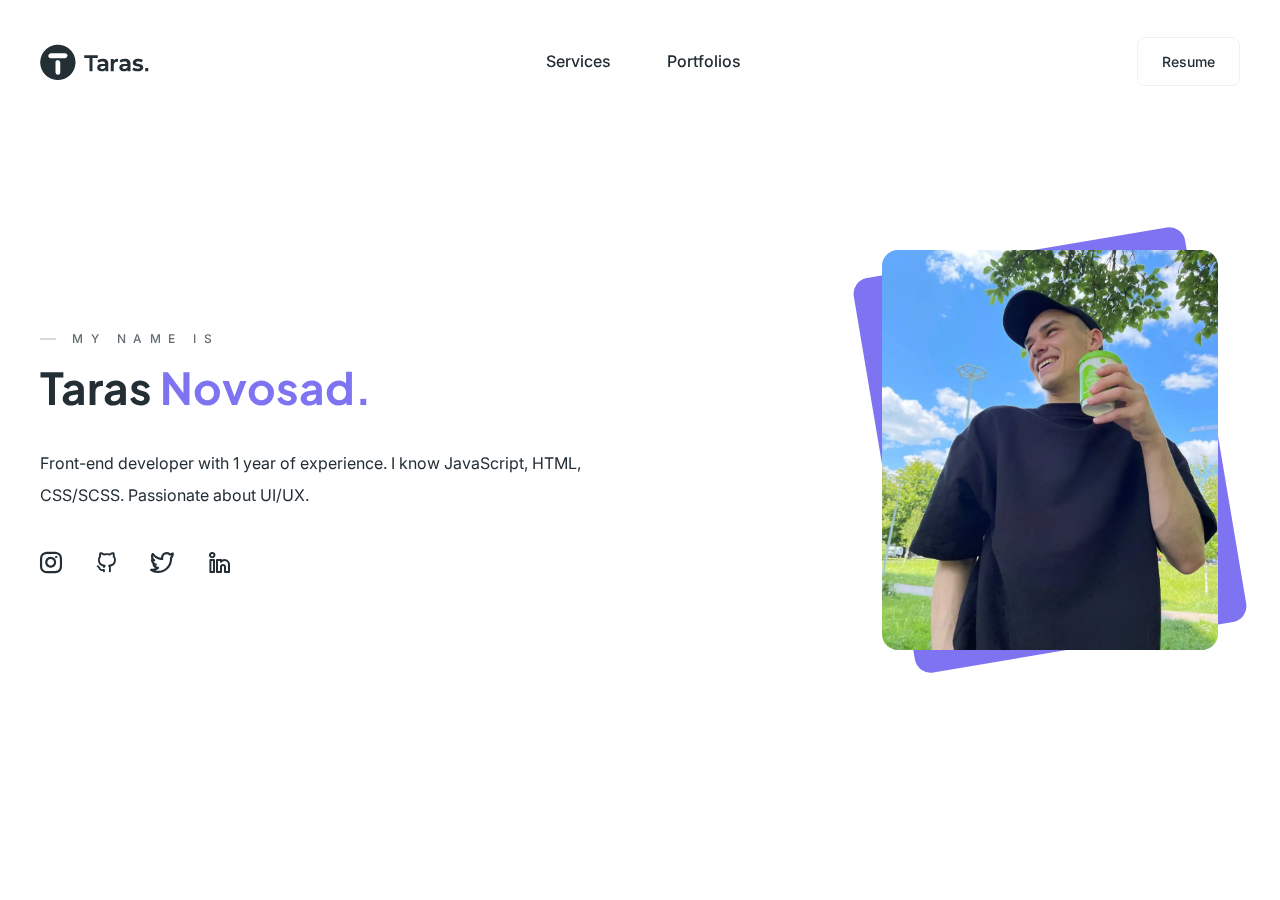
<file: index.html>
<!DOCTYPE html>
<html>

<head>
	<meta charset="UTF-8">
	<meta name="viewport" content="width=device-width, initial-scale=1.0">

	<head>
		<title>Taras.</title>
		<meta charset="UTF-8">
		<meta name="format-detection" content="telephone=no">
		<!-- <style>body{opacity: 0;}</style> -->
		<link rel="stylesheet" href="css/style.min.css?_v=20230319145950">
		<link rel="shortcut icon" href="logo.ico">
		<!-- <meta name="robots" content="noindex, nofollow"> -->
		<meta name="viewport" content="width=device-width, initial-scale=1.0">
	</head>
</head>

<body>
	<div data-fp class="wrapper">
		<header class="header">
			<div class="header__container">
				<a href="" class="header__logo logo"><img src="img/logo t.png" alt="Logo"></a>
				<div class="header__menu menu">
					<nav class="menu__body">
						<ul class="menu__list">
							<li class="menu__item"><a data-goto=".services" href="#" class="menu__link">Services</a></li>
							<li class="menu__item"><a data-goto=".portfolio" href="#" class="menu__link">Portfolios</a></li>
							<!-- <li class="menu__item"><a data-goto=".career" href="#" class="menu__link">Experience</a></li> -->
							<!-- <li class="menu__item"><a data-goto=".blog" href="#" class="menu__link">Blog</a></li> -->
						</ul>
					</nav>
				</div>
				<div class="header__actions">
					<a href="/resume/resume.png" download="" class="header__button">Resume</a>
					<button type="button" class="menu__icon icon-menu"><span></span></button>
				</div>
			</div>
		</header>
		<main class="page">
			<section data-fp-section class="page__main main-section">
				<div class="main-section__container">
					<div class="main-section__content">
						<div class="main-section__title title">
							<div class="title__label">MY NAME IS</div>
							<h1 class="title__value title__value_big">Taras <span>Novosad.</span></h1>
						</div>
						<div class="main-section__text text">
							<p> Front-end developer with 1 year of experience. I know JavaScript, HTML, CSS/SCSS. Passionate about UI/UX.</p>
						</div>
						<ul class="main-section__social social">
							<li class="social__link">
								<a target="_blank" href="https://www.instagram.com/themollin/" class="social__link _icon-s-instagram"></a>
							</li>
							<li class="social__link"><a target="_blank" href="https://github.com/Mollinn" class="social__link _icon-s-github"></a>
							</li>
							<li class="social__link">
								<a target="_blank" href="https://twitter.com/themollin" class="social__link _icon-s-twitter"></a>
							</li>
							<li class="social__link">
								<a target="_blank" href="https://www.linkedin.com/in/taras-novosad-99902524b/" class="social__link _icon-s-linkedin"></a>
							</li>
						</ul>
					</div>
					<div class="main-section__decor decor-main-section">
						<div class="decor-main-section__box">
							<div class="decor-main-section__image">
								<picture><source srcset="img/main/lol.webp" type="image/webp"><img class="decor-main-section__picture" src="img/main/lol.jpeg" alt="Picture"></picture>
							</div>
						</div>
					</div>
				</div>
			</section>
			<section data-fp-section class="page__services services">
				<div class="services__container">
					<div class="services__title title">
						<div class="title__label">SERVICES</div>
						<h2 class="title__value">Specialized in</h2>
					</div>
					<div class="services__items">
						<article class="services__item item-service">
							<div class="item-service__icon">
								<img src="img/services/services-1.svg" alt="Icon">
							</div>
							<h4 class="item-service__title">UI/UX Design</h4>
							<div class="item-service__text">Turn your digital product vision into reality. I have a designer in my team who will develop any layout.</div>
						</article>
						<article class="services__item item-service">
							<div class="item-service__icon">
								<img src="img/services/services-3.svg" alt="Icon">
							</div>
							<h4 class="item-service__title">Web Development</h4>
							<div class="item-service__text">I create and maintain my sites.</div>
						</article>
						<article class="services__item item-service">
							<div class="item-service__icon">
								<img src="img/services/services-2.svg" alt="Icon">
							</div>
							<h4 class="item-service__title">Application Development</h4>
							<div class="item-service__text">In the future, I also want to associate myself with application development.</div>
						</article>
					</div>
				</div>
			</section>
			<section data-fp-section class="page__portfolio portfolio">
				<div class="portfolio__container">
					<div class="portfolio__header">
						<div class="portfolio__title title">
							<div class="title__label">MY WORKS</div>
							<h2 class="title__value">Featured Portfolios</h2>
						</div>
						<div class="portfolio__controls">
							<button type="button" class="portfolio__arrow portfolio__arrow_left _icon-slider-arrow"></button>
							<button type="button" class="portfolio__arrow portfolio__arrow_right _icon-slider-arrow"></button>
						</div>
					</div>
					<div class="portfolio__slider swiper">
						<div class="portfolio__wrapper swiper-wrapper">
							<div class="portfolio__slide swiper-slide">
								<article class="item-portfolio">
									<a target="_blank" href="https://mollinn.github.io/FarmVest/" class="item-portfolio__image-ibg">
										<picture><source srcset="img/portfolio/farmVest.webp" type="image/webp"><img src="img/portfolio/farmVest.png" alt="FarmVest"></picture>
									</a>
									<div class="item-portfolio__body">
										<h4 class="item-portfolio__title">
											<a target="_blank" href="https://mollinn.github.io/FarmVest/" class="item-portfolio__link-title">FarmVest
											</a>
										</h4>
										<div class="item-portfolio__footer">
											<a target="_blank" href="https://github.com/Mollinn/FarmVest" class="item-portfolio__category category-link">JavaScript</a>
											<a target="_blank" href="https://github.com/Mollinn/FarmVest" class="item-portfolio__category category-link">HTML</a>
											<a target="_blank" href="https://github.com/Mollinn/FarmVest" class="item-portfolio__category category-link">CSS</a>
											<a target="_blank" href="https://mollinn.github.io/FarmVest/" class="item-portfolio__link _icon-link"></a>
										</div>
									</div>
								</article>
							</div>
							<div class="portfolio__slide swiper-slide">
								<article class="item-portfolio">
									<a target="_blank" href="https://mollinn.github.io/Zlatmax/" class="item-portfolio__image-ibg">
										<picture><source srcset="img/portfolio/zlatmax.webp" type="image/webp"><img src="img/portfolio/zlatmax.png" alt="Zlatmax"></picture>
									</a>
									<div class="item-portfolio__body">
										<h4 class="item-portfolio__title">
											<a target="_blank" href="https://mollinn.github.io/Zlatmax/" class="item-portfolio__link-title">Zlatmax
											</a>
										</h4>
										<div class="item-portfolio__footer">
											<a target="_blank" href="https://github.com/Mollinn/Zlatmax" class="item-portfolio__category category-link">Java Script</a>
											<a target="_blank" href="https://github.com/Mollinn/Zlatmax" class="item-portfolio__category category-link">HTML</a>
											<a target="_blank" href="https://github.com/Mollinn/Zlatmax" class="item-portfolio__category category-link">CSS</a>
											<a target="_blank" href="https://mollinn.github.io/Zlatmax/" class="item-portfolio__link _icon-link"></a>
										</div>
									</div>
								</article>
							</div>
							<div class="portfolio__slide swiper-slide">
								<article class="item-portfolio">
									<a target="_blank" href="https://mollinn.github.io/GoCorona/" class="item-portfolio__image-ibg">
										<picture><source srcset="img/portfolio/goCorona.webp" type="image/webp"><img src="img/portfolio/goCorona.png" alt="GoCorona"></picture>
									</a>
									<div class="item-portfolio__body">
										<h4 class="item-portfolio__title">
											<a target="_blank" href="https://mollinn.github.io/GoCorona/" class="item-portfolio__link-title">GoCorona</a>
										</h4>
										<div class="item-portfolio__footer">
											<a target="_blank" href="https://github.com/Mollinn/GoCorona" class="item-portfolio__category category-link">JavaScript</a>
											<a target="_blank" href="https://github.com/Mollinn/GoCorona" class="item-portfolio__category category-link">HTML</a>
											<a target="_blank" href="https://github.com/Mollinn/GoCorona" class="item-portfolio__category category-link">CSS</a>
											<a target="_blank" href="https://mollinn.github.io/GoCorona/" class="item-portfolio__link _icon-link"></a>
										</div>
									</div>
								</article>
							</div>
							<div class="portfolio__slide swiper-slide">
								<article class="item-portfolio">
									<a target="_blank" href="https://mollinn.github.io/SmartSpace/" class="item-portfolio__image-ibg">
										<picture><source srcset="img/portfolio/smartSpace.webp" type="image/webp"><img src="img/portfolio/smartSpace.png" alt="SmartSpace"></picture>
									</a>
									<div class="item-portfolio__body">
										<h4 class="item-portfolio__title">
											<a target="_blank" href="https://mollinn.github.io/SmartSpace/" class="item-portfolio__link-title">SmartSpace</a>
										</h4>
										<div class="item-portfolio__footer">
											<a target="_blank" href="https://github.com/Mollinn/SmartSpace" class="item-portfolio__category category-link">JavaScript</a>
											<a target="_blank" href="https://github.com/Mollinn/SmartSpace" class="item-portfolio__category category-link">HTML</a>
											<a target="_blank" href="https://github.com/Mollinn/SmartSpace" class="item-portfolio__category category-link">CSS</a>
											<a target="_blank" href="https://mollinn.github.io/SmartSpace/" class="item-portfolio__link _icon-link"></a>
										</div>
									</div>
								</article>
							</div>
							<div class="portfolio__slide swiper-slide">
								<article class="item-portfolio">
									<a target="_blank" href="https://mollinn.github.io/Funiro./" class="item-portfolio__image-ibg">
										<picture><source srcset="img/portfolio/funiro.webp" type="image/webp"><img src="img/portfolio/funiro.png" alt="Funiro."></picture>
									</a>
									<div class="item-portfolio__body">
										<h4 class="item-portfolio__title">
											<a target="_blank" href="https://mollinn.github.io/Funiro./" class="item-portfolio__link-title">Funiro.</a>
										</h4>
										<div class="item-portfolio__footer">
											<a target="_blank" href="https://github.com/Mollinn/Funiro." class="item-portfolio__category category-link">HTML</a>
											<a target="_blank" href="https://github.com/Mollinn/Funiro." class="item-portfolio__category category-link">CSS</a>
											<a target="_blank" href="https://mollinn.github.io/Funiro./" class="item-portfolio__link _icon-link"></a>
										</div>
									</div>
								</article>
							</div>
							<div class="portfolio__slide swiper-slide">
								<article class="item-portfolio">
									<a target="_blank" href="https://mollinn.github.io/Blog-John/" class="item-portfolio__image-ibg">
										<picture><source srcset="img/portfolio/blogJohn.webp" type="image/webp"><img src="img/portfolio/blogJohn.png" alt="Blog John"></picture>
									</a>
									<div class="item-portfolio__body">
										<h4 class="item-portfolio__title">
											<a target="_blank" href="https://mollinn.github.io/Blog-John/" class="item-portfolio__link-title">Blog John</a>
										</h4>
										<div class="item-portfolio__footer">
											<a target="_blank" href="https://github.com/Mollinn/Blog-John" class="item-portfolio__category category-link">HTML</a>
											<a target="_blank" href="https://github.com/Mollinn/Blog-John" class="item-portfolio__category category-link">CSS</a>
											<a target="_blank" href="https://mollinn.github.io/Blog-John/" class="item-portfolio__link _icon-link"></a>
										</div </div>
								</article>
							</div>
							<div class="portfolio__slide swiper-slide">
								<article class="item-portfolio">
									<a target="_blank" href="https://mollinn.github.io/Rhythm/" class="item-portfolio__image-ibg">
										<picture><source srcset="img/portfolio/rhythm.webp" type="image/webp"><img src="img/portfolio/rhythm.png" alt="Rhythm"></picture>
									</a>
									<div class="item-portfolio__body">
										<h4 class="item-portfolio__title">
											<a target="_blank" href="https://mollinn.github.io/Rhythm/" class="item-portfolio__link-title">Rhythm</a>
										</h4>
										<div class="item-portfolio__footer">
											<a target="_blank" href="https://github.com/Mollinn/Rhythm" class="item-portfolio__category category-link">JavaScript</a>
											<a target="_blank" href="https://github.com/Mollinn/Rhythm" class="item-portfolio__category category-link">HTML</a>
											<a target="_blank" href="https://github.com/Mollinn/Rhythm" class="item-portfolio__category category-link">CSS</a>
											<a target="_blank" href="https://mollinn.github.io/Rhythm/" class="item-portfolio__link _icon-link"></a>
										</div </div>
								</article>
							</div>
							<div class="portfolio__slide swiper-slide">
								<article class="item-portfolio">
									<a target="_blank" href="https://mollinn.github.io/Relvise/" class="item-portfolio__image-ibg">
										<picture><source srcset="img/portfolio/relvise.webp" type="image/webp"><img src="img/portfolio/relvise.png" alt="Relvise"></picture>
									</a>
									<div class="item-portfolio__body">
										<h4 class="item-portfolio__title">
											<a target="_blank" href="https://mollinn.github.io/Relvise/" class="item-portfolio__link-title">Relvise</a>
										</h4>
										<div class="item-portfolio__footer">
											<a target="_blank" href="https://github.com/Mollinn/Relvise" class="item-portfolio__category category-link">HTML</a>
											<a target="_blank" href="https://github.com/Mollinn/Relvise" class="item-portfolio__category category-link">CSS</a>
											<a target="_blank" href="https://mollinn.github.io/Relvise/" class="item-portfolio__link _icon-link"></a>
										</div </div>
								</article>
							</div>
						</div>
					</div>
				</div>
			</section>
			<!-- <section data-fp-section class="page__career career">
                    <div data-tabs="768" class="career__container">
                            <div class="career__body">
                                    <div class="title">
                                        <div class="title__label">career path</div>
                                        <h2 class="title__value">Work Experices</h2>
                                    </div>
                                    <nav data-tabs-titles class="career__navigation navigation-career">
                                        <button type="button" class="navigation-career__title _tab-active">Apple</button>
                                        <button type="button" class="navigation-career__title">Microsoft</button>
                                        <button type="button" class="navigation-career__title">Facebook</button>
                                        <button type="button" class="navigation-career__title">Slack</button>
                                    </nav>
                                    <div data-tabs-body class="career__content content-career">
                                        <div class="content-career__body">
                                            <div class="content-career__header">
                                                <div class="content-career__title">Front-end Developer 
                                                    <a href="" class="content-career__link-title">Apple .Inc</a >
                                                    </div>
                                                <div class="content-career__location">California, United States</div>
                                                <div class="content-career__time">Nov 2020 - Present · Full-time</div>
                                                <div class="content-career__categories">
                                                    <a href="" class="category-link">
                                                        Swift
                                                    </a>
                                                    <a href="" class="category-link">
                                                        Go
                                                    </a>
                                                </div>
                                            </div>
                                            <div class="content-career__main">
                                                <ul class="content-career__list list-content-career">
                                                    <li class="list-content-career__item">Improving overall website performance for mobile users.</li>
                                                    <li class="list-content-career__item">Collaborate with back-end developers and web designers to improve usability</li>
                                                    <li class="list-content-career__item">Add voice search feature for mobile app.</li>
                                                    <li class="list-content-career__item">Developing an admin panel to manage contents, users, products and ...</li>
                                                </ul>
                                            </div>
                                        </div>
                                        <div class="content-career__body">
                                            <div class="content-career__header">
                                                <div class="content-career__title">Front-end Developer 
                                                    <a href="" class="content-career__link-title">Microsoft</a >
                                                    </div>
                                                <div class="content-career__location">California, United States</div>
                                                <div class="content-career__time">Nov 2020 - Present · Full-time</div>
                                                <div class="content-career__categories">
                                                    <a href="" class="category-link">
                                                        Swift
                                                    </a>
                                                    <a href="" class="category-link">
                                                        Go
                                                    </a>
                                                </div>
                                            </div>
                                            <div class="content-career__main">
                                                <ul class="content-career__list list-content-career">
                                                    <li class="list-content-career__item">Improving overall website performance for mobile users.</li>
                                                    <li class="list-content-career__item">Collaborate with back-end developers and web designers to improve usability</li>
                                                    <li class="list-content-career__item">Add voice search feature for mobile app.</li>
                                                    <li class="list-content-career__item">Developing an admin panel to manage contents, users, products and ...</li>
                                                </ul>
                                            </div>
                                        </div>
                                        <div class="content-career__body">
                                            <div class="content-career__header">
                                                <div class="content-career__title">Front-end Developer 
                                                    <a href="" class="content-career__link-title">Facebook</a >
                                                    </div>
                                                <div class="content-career__location">California, United States</div>
                                                <div class="content-career__time">Nov 2020 - Present · Full-time</div>
                                                <div class="content-career__categories">
                                                    <a href="" class="category-link">
                                                        Swift
                                                    </a>
                                                    <a href="" class="category-link">
                                                        Go
                                                    </a>
                                                </div>
                                            </div>
                                            <div class="content-career__main">
                                                <ul class="content-career__list list-content-career">
                                                    <li class="list-content-career__item">Improving overall website performance for mobile users.</li>
                                                    <li class="list-content-career__item">Collaborate with back-end developers and web designers to improve usability</li>
                                                    <li class="list-content-career__item">Add voice search feature for mobile app.</li>
                                                    <li class="list-content-career__item">Developing an admin panel to manage contents, users, products and ...</li>
                                                </ul>
                                            </div>
                                        </div>
                                        <div class="content-career__body">
                                            <div class="content-career__header">
                                                <div class="content-career__title">Front-end Developer 
                                                    <a href="" class="content-career__link-title">Slack</a >
                                                    </div>
                                                <div class="content-career__location">California, United States</div>
                                                <div class="content-career__time">Nov 2020 - Present · Full-time</div>
                                                <div class="content-career__categories">
                                                    <a href="" class="category-link">
                                                        Swift
                                                    </a>
                                                    <a href="" class="category-link">
                                                        Go
                                                    </a>
                                                </div>
                                            </div>
                                            <div class="content-career__main">
                                                <ul class="content-career__list list-content-career">
                                                    <li class="list-content-career__item">Improving overall website performance for mobile users.</li>
                                                    <li class="list-content-career__item">Collaborate with back-end developers and web designers to improve usability</li>
                                                    <li class="list-content-career__item">Add voice search feature for mobile app.</li>
                                                    <li class="list-content-career__item">Developing an admin panel to manage contents, users, products and ...</li>
                                                </ul>
                                            </div>
                                        </div>
                                    </div>
                            </div >
                    </div>
                </section> -->
			<!-- <section data-fp-section class="page__blog blog">
                    <div class="blog__container">
                        <div class="blog__title title">
                            <div class="title__label">MY ARTICLES</div>
                            <h2 class="title__value">Personal Blog</h2>
                        </div>
                        <div class="blog__items">
                            <article class="blog__item item-blog">
                                <a href="" class="item-blog__image-ibg">
                                    <picture><source srcset="img/blog/01.webp" type="image/webp"><img src="img/blog/01.jpeg" alt="How to prototype in figma"></picture>
                                </a>
                                <div class="item-blog__body">
                                    <h4 class="item-blog__title">
                                        <a href="" class="item-blog__link-title">How to prototype in figma</a>
                                    </h4>
                                    <div class="item-blog__date date">
                                        July 15, 2021
                                    </div>
                                    <div class="item-blog__text text">
                                        Lorem ipsum dolor sit amet, consectetur adipiscing elit. Fusce id magna nec ante scelerisque laoreet. Fusce finibus ...
                                    </div>
                                    <a href="" class="item-blog__link">Continue Reading </a>
                                </div>
                            </article>
                            <article class="blog__item item-blog">
                                <a href="" class="item-blog__image-ibg">
                                    <img src="img/blog/02.jpeg" alt="Being more productive with Notion.
                                    ">
                                </a>
                                <div class="item-blog__body">
                                    <h4 class="item-blog__title">
                                        <a href="" class="item-blog__link-title">Being more productive with Notion.
                                        </a>
                                    </h4>
                                    <div class="item-blog__date date">
                                        Aug 8, 2020

                                    </div>
                                    <div class="item-blog__text text">
                                        Lorem ipsum dolor sit amet, consectetur adipiscing elit. Fusce id magna nec ante scelerisque laoreet. Fusce finibus ...
                                    </div>
                                    <a href="" class="item-blog__link">Continue Reading </a>
                                </div>
                            </article>
                            <article class="blog__item item-blog">
                                <a href="" class="item-blog__image-ibg">
                                    <img src="img/blog/03.jpeg" alt="Beginners guide to adobe illustrator
                                    ">
                                </a>
                                <div class="item-blog__body">
                                    <h4 class="item-blog__title">
                                        <a href="" class="item-blog__link-title">Beginners guide to adobe illustrator
                                        </a>
                                    </h4>
                                    <div class="item-blog__date date">
                                        Feb 19, 2021

                                    </div>
                                    <div class="item-blog__text text">
                                        Lorem ipsum dolor sit amet, consectetur adipiscing elit. Fusce id magna nec ante scelerisque laoreet. Fusce finibus ...
                                    </div>
                                    <a href="" class="item-blog__link">Continue Reading </a>
                                </div>
                            </article>
                        </div>
                    </div>
                </section> -->
			<!-- <section data-fp-section class="page__testimonials testimonials">
                    <div class="testimonials__container">
                        <div class="testimonials__title title">
                            <div class="title__label">MY CLIENTS</div>
                            <h2 class="title__value">Testimonials</h2>
                        </div>
                        <div class="testimonials__items">
                                <article class="testimonials__item item-testimonials">
                                    <div class="item-testimonials__avatar-ibg">
                                        <picture><source srcset="img/Testimonials/01.webp" type="image/webp"><img src="img/Testimonials/01.jpeg" alt="Amelia Miller"></picture>
                                    </div>
                                    <div class="item-testimonials__text text">We were very pleased to hear how you resolved our website's user interface issues and challenges.
                                    </div>
                                    <div class="item-testimonials__name">Amelia Miller</div>
                                    <div class="item-testimonials__profession date">Designer</div>
                                </article>
                                <article class="testimonials__item item-testimonials">
                                    <div class="item-testimonials__avatar-ibg">
                                        <picture><source srcset="img/Testimonials/02.webp" type="image/webp"><img src="img/Testimonials/02.jpeg" alt="James Delaney"></picture>
                                    </div>
                                    <div class="item-testimonials__text text">I’m glad I decided to work with you. The project was delivered on time with all the requirements.
                                    </div>
                                    <div class="item-testimonials__name">James Delaney</div>
                                    <div class="item-testimonials__profession date">Developer</div>
                                </article>
                                <article class="testimonials__item item-testimonials">
                                    <div class="item-testimonials__avatar-ibg">
                                        <picture><source srcset="img/Testimonials/03.webp" type="image/webp"><img src="img/Testimonials/03.jpeg" alt="Amelia Miller"></picture>
                                    </div>
                                    <div class="item-testimonials__text text">The management of our projects was always faced with difficulties, but you handled these well.
        
                                    </div>
                                    <div class="item-testimonials__name">Isabella Bennett</div>
                                    <div class="item-testimonials__profession date">Manager</div>
                                </article>
                        </div>
                    </div>
                </section> -->
			<section data-fp-section class="page__skills skills">
				<div class="skills__container">
					<div class="skills__title title">
						<div class="title__label">LEARNING PATH</div>
						<h2 class="title__value">Education & Skills</h2>
					</div>
					<div class="skills__body">
						<div class="skills__timeline timeline">
							<div class="timeline__item">
								<div class="timeline__title">Independent study</div>
								<div class="timeline__text">HTML, CSS/SCSS, JavaScript</div>
								<div class="timeline__date">2023</div>
							</div>
							<div class="timeline__item">
								<div class="timeline__title">Independent study of front-end development</div>
								<div class="timeline__text">HTML, CSS/SCSS</div>
								<div class="timeline__date">2022 - 2023</div>
							</div>
							<div class="timeline__item">
								<div class="timeline__title">IT Step</div>
								<div class="timeline__text">I studied C++ for 5 months</div>
								<div class="timeline__date">2021</div>
							</div>
						</div>
						<div class="skills__content content-skills">
							<div class="content-skills__text text">
								<p>
									During the year I have been continuously learning in the field of development, here you can see a summary of my skills. After reviewing the portfolio.
								</p>
							</div>
							<div class="content-skills__items">
								<div class="content-skills__item">
									<div class="content-skills__label">HTML</div>
									<div class="content-skills__line">
										<span style="width: 67.5%"></span>
									</div>
								</div>
								<div class="content-skills__item">
									<div class="content-skills__label">JavaScript</div>
									<div class="content-skills__line">
										<span style="width: 25%"></span>
									</div>
								</div>
								<div class="content-skills__item">
									<div class="content-skills__label">CSS/SCSS</div>
									<div class="content-skills__line">
										<span style="width: 63.8%"></span>
									</div>
								</div>
							</div>
						</div>
					</div>
				</div>
			</section>
		</main>
		<div data-fp-section class="page__bottom bottom-page">
			<section class="page__contacts contacts">
				<div class="contacts__container">
					<div class="contacts__content">
						<form action="files/sendmail.php" method="POST" class="contacts__form form ">
							<div class="form__item">
								<input autocomplete="off" type="text" data-required name="form[]" data-error="Error" placeholder="Name" class="form__input">
							</div>
							<div class="form__item">
								<input autocomplete="off" type="text" data-required="email" name="form[email]" data-error="Error" placeholder="Email" class="form__input">
							</div>
							<div class="form__item">
								<textarea autocomplete="off" name="form[]" placeholder="Message" data-error="Error" class="form__input"></textarea>
							</div>
							<div class="form__item">
								<button type="submit" class="form__button">Send Message</button>
							</div>
						</form>
						<div class="contacts__body">
							<ul class="contacts__list list-contacts">
								<li class="list-contacts__item">
									<div class="list-contacts__icon">
										<img src="img/contacts/address.svg" alt="Address">
									</div>
									<div class="list-contacts__body">
										<div class="list-contacts__title">Address</div>
										<a href="https://www.google.com.ua/maps/place/%D0%9B%D1%8C%D0%B2%D1%96%D0%B2,+%D0%9B%D1%8C%D0%B2%D1%96%D0%B2%D1%81%D1%8C%D0%BA%D0%B0+%D0%BE%D0%B1%D0%BB%D0%B0%D1%81%D1%82%D1%8C,+79000/@49.8264036,23.9662233,11z/data=!4m6!3m5!1s0x473add7c09109a57:0x4223c517012378e2!8m2!3d49.839683!4d24.029717!16zL20vMGQ3X24" target="_blank" class="list-contacts__text">79071 Lviv, Ukraine</a>
									</div>
								</li>
								<li class="list-contacts__item">
									<div class="list-contacts__icon">
										<img src="img/contacts/phone.svg" alt="Phone">
									</div>
									<div class="list-contacts__body">
										<div class="list-contacts__title">Phone</div>
										<a href="tel:380967169151" class="list-contacts__text">+380967169151</a>
									</div>
								</li>
								<li class="list-contacts__item">
									<div class="list-contacts__icon">
										<img src="img/contacts/mail.svg" alt="E-Mail">
									</div>
									<div class="list-contacts__body">
										<div class="list-contacts__title">E-Mail</div>
										<a target="_blank" href="https://youtu.be/5Cjrp23lBSM?t=56" class="list-contacts__text">(click) kemperok65gmail.com</a>
									</div>
								</li>
							</ul>
						</div>
					</div>
				</div>
			</section>
			<footer class="footer">
				<div class="footer__container">
					<ul class="footer__social social">
						<li class="social__link">
							<a target="_blank" href="https://www.instagram.com/themollin/" class="social__link _icon-s-instagram"></a>
						</li>
						<li class="social__link"><a target="_blank" href="https://github.com/Mollinn" class="social__link _icon-s-github"></a>
						</li>
						<li class="social__link">
							<a target="_blank" href="https://twitter.com/themollin" class="social__link _icon-s-twitter"></a>
						</li>
						<li class="social__link">
							<a target="_blank" href="https://www.linkedin.com/in/taras-novosad-99902524b/" class="social__link _icon-s-linkedin"></a>
						</li>
					</ul>
					<div class="footer__copy">2023</div>
				</div>
			</footer>
		</div>

	</div>
	<script src="js/app.min.js?_v=20230319145950"></script>

</body>

</html>
</file>
<file: css/style.min.css>
@charset "UTF-8";@import url(https://fonts.googleapis.com/css?family=Inter:regular,500&display=swap);@import url(https://fonts.googleapis.com/css?family=Plus+Jakarta+Sans:500,700&display=swap);@font-face{font-family:icons;font-display:swap;src:url(../fonts/icomoon.woff2) format("woff2"),url(../fonts/icomoon.woff) format("woff");font-weight:400;font-style:normal}.navigation-career__title::after,[class*=_icon-]:before{font-family:icons;font-style:normal;font-weight:400;font-variant:normal;text-transform:none;line-height:1;-webkit-font-smoothing:antialiased;-moz-osx-font-smoothing:grayscale}[class*=_icon-]:before{display:block}._icon-link:before{content:"\e900"}._icon-s-github:before{content:"\e901"}._icon-s-instagram:before{content:"\e902"}._icon-s-linkedin:before{content:"\e903"}._icon-s-twitter:before{content:"\e904"}._icon-slider-arrow:before{content:"\e905"}*{padding:0;margin:0;border:0}*,:after,:before{-webkit-box-sizing:border-box;box-sizing:border-box}body,html{height:100%;min-width:320px}body{color:#232e35;line-height:1;font-family:Inter;font-size:1rem;-ms-text-size-adjust:100%;-moz-text-size-adjust:100%;-webkit-text-size-adjust:100%;-webkit-font-smoothing:antialiased;-moz-osx-font-smoothing:grayscale}button,input,textarea{font-family:Inter;font-size:inherit}button{cursor:pointer;color:inherit;background-color:transparent}a{color:inherit;text-decoration:none}ul li{list-style:none}img{vertical-align:top}h1,h2,h3,h4,h5,h6{font-weight:inherit;font-size:inherit}.lock body{overflow:hidden;-ms-touch-action:none;touch-action:none;-ms-scroll-chaining:none;overscroll-behavior:none}.wrapper{min-height:100%;display:-webkit-box;display:-ms-flexbox;display:flex;-webkit-box-orient:vertical;-webkit-box-direction:normal;-ms-flex-direction:column;flex-direction:column;overflow:hidden}@supports (overflow:clip){.wrapper{overflow:clip}}.wrapper>main{-webkit-box-flex:1;-ms-flex:1 1 auto;flex:1 1 auto}.wrapper>*{min-width:0}[class*=__container]{max-width:75rem;margin:0 auto}[class*=__container]{min-height:100%;max-width:76.875rem;margin:0 auto;padding:0 .9375rem}.form{border-radius:.625rem;display:-webkit-box;display:-ms-flexbox;display:flex;padding:.375rem;gap:.3125rem;position:relative}.form__input{height:4rem;-webkit-box-flex:1;-ms-flex:1 1 auto;flex:1 1 auto;padding:0 1.25rem;color:#263238;font-weight:500}.form__input::-webkit-input-placeholder{color:#263238}.form__input::-moz-placeholder{color:#263238}.form__input:-ms-input-placeholder{color:#263238}.form__input::-ms-input-placeholder{color:#263238}.form__input::placeholder{color:#263238}.form__input._form-error{color:red}.form__input._form-error::-webkit-input-placeholder{color:red}.form__input._form-error::-moz-placeholder{color:red}.form__input._form-error:-ms-input-placeholder{color:red}.form__input._form-error::-ms-input-placeholder{color:red}.form__input._form-error::placeholder{color:red}.form__error{position:absolute;top:100%;left:0;color:red;font-size:1rem;margin-top:.625rem;padding-left:1.625rem}.button{display:inline-block;font-family:Lato;text-align:center;font-weight:500;line-height:1.2222222222;border-radius:.625rem}.button_border{background-color:transparent;border:1px solid #fff;padding:1.25rem 1.5625rem}.button._fw{width:100%}.fp-init body{overflow:hidden;-ms-touch-action:none;touch-action:none;-ms-scroll-chaining:none;overscroll-behavior:none}[data-fp]{min-height:100vh}.touch [data-fp]{min-height:calc(var(--vh,1vh) * 100)}.fp-init [data-fp]{z-index:1;-ms-touch-action:none;touch-action:none;position:relative;overflow:hidden}.fp-switching [data-fp-section]{-ms-touch-action:none;touch-action:none}.fp-init [data-fp-section]{position:absolute;top:0;left:0;right:0;bottom:0;width:100%;height:100%;overflow:auto}.fp-init .cards-mode [data-fp-section],.fp-init .slider-mode [data-fp-section]{-webkit-transition:-webkit-transform .7s cubic-bezier(.55,.085,0,.99) 0s;transition:-webkit-transform .7s cubic-bezier(.55,.085,0,.99) 0s;-o-transition:transform .7s cubic-bezier(.55,.085,0,.99) 0s;transition:transform .7s cubic-bezier(.55,.085,0,.99) 0s;transition:transform .7s cubic-bezier(.55,.085,0,.99) 0s,-webkit-transform .7s cubic-bezier(.55,.085,0,.99) 0s}.fp-init .fade-mode [data-fp-section]{-webkit-transition:opacity .5s ease-in-out 0s,visibility .5s ease-in-out 0s;-o-transition:opacity .5s ease-in-out 0s,visibility .5s ease-in-out 0s;transition:opacity .5s ease-in-out 0s,visibility .5s ease-in-out 0s}.fp-bullets{position:fixed;top:50%;-webkit-transform:translate(0,-50%);-ms-transform:translate(0,-50%);transform:translate(0,-50%);right:2.5rem;max-height:100%;display:-webkit-box;display:-ms-flexbox;display:flex;-webkit-box-orient:vertical;-webkit-box-direction:normal;-ms-flex-direction:column;flex-direction:column;-ms-flex-wrap:wrap;flex-wrap:wrap;-webkit-box-align:center;-ms-flex-align:center;align-items:center;-webkit-box-pack:center;-ms-flex-pack:center;justify-content:center;z-index:2;gap:.625rem}.fp-bullets .fp-bullet{cursor:pointer;width:1.25rem;height:1.25rem;-webkit-box-flex:0;-ms-flex:0 0 1.25rem;flex:0 0 1.25rem;border-radius:.625rem;background-color:#100c46;-webkit-box-shadow:0 0 .1875rem #6257fe,0 0 1.875rem rgba(255,255,255,.8);box-shadow:0 0 .1875rem #6257fe,0 0 1.875rem rgba(255,255,255,.8);border:.0625rem solid #fff;opacity:.6;-webkit-transition:opacity .4s ease-in-out 0s,background-color .4s ease-in-out 0s,-webkit-transform .4s ease-in-out 0s,-webkit-box-shadow .4s ease-in-out 0s;transition:opacity .4s ease-in-out 0s,background-color .4s ease-in-out 0s,-webkit-transform .4s ease-in-out 0s,-webkit-box-shadow .4s ease-in-out 0s;-o-transition:transform .4s ease-in-out 0s,opacity .4s ease-in-out 0s,background-color .4s ease-in-out 0s,box-shadow .4s ease-in-out 0s;transition:transform .4s ease-in-out 0s,opacity .4s ease-in-out 0s,background-color .4s ease-in-out 0s,box-shadow .4s ease-in-out 0s;transition:transform .4s ease-in-out 0s,opacity .4s ease-in-out 0s,background-color .4s ease-in-out 0s,box-shadow .4s ease-in-out 0s,-webkit-transform .4s ease-in-out 0s,-webkit-box-shadow .4s ease-in-out 0s}.fp-bullets .fp-bullet-active{opacity:1;background-color:#6257fe;-webkit-transform:translate3D(-.3125rem,-.125rem,0);-ms-transform:translate3D(-.3125rem,-.125rem,0);transform:translate3D(-.3125rem,-.125rem,0);-webkit-box-shadow:.3125rem .125rem .1875rem #100c46,0 0 1.875rem rgba(255,255,255,.8);box-shadow:.3125rem .125rem .1875rem #100c46,0 0 1.875rem rgba(255,255,255,.8)}[class*=-ibg]{position:relative}[class*=-ibg] img{position:absolute;width:100%;height:100%;top:0;left:0;-o-object-fit:cover;object-fit:cover}[class*=-ibg_contain] img{-o-object-fit:contain;object-fit:contain}.date{padding:.25rem 1.125rem;background:#fbfbfb;border-radius:.25rem;display:inline-block;color:#656d72;font-size:.75rem;line-height:1.25}.title__label{text-transform:uppercase;font-weight:500;font-size:.75rem;line-height:2;letter-spacing:.625em;color:#656d72;display:-webkit-box;display:-ms-flexbox;display:flex;-webkit-box-align:center;-ms-flex-align:center;align-items:center;gap:1rem}.title__label::before{content:"";width:1rem;height:.125rem;background-color:#d9d9d9}.title__label:not(:last-child){margin-bottom:.75em}.title__value{font-weight:700;font-family:"Plus Jakarta Sans";line-height:.8}.title__value span{color:#7e74f1}.title__value_big{font-size:2.75rem;line-height:1.25}.text{line-height:2}.text p:not(:last-child){margin-bottom:.9375rem}.image-block{-ms-flex-item-align:start;-ms-grid-row-align:start;align-self:start;display:-webkit-box;display:-ms-flexbox;display:flex;overflow:hidden;background:rgba(255,255,255,.05);border-radius:1.25rem;position:relative}.image-block__item{text-align:center;position:relative;z-index:2;-webkit-box-flex:1;-ms-flex:1 1 100%;flex:1 1 100%}.image-block__item img{max-width:100%;border-radius:1.25rem}.social{display:-webkit-box;display:-ms-flexbox;display:flex;-ms-flex-wrap:wrap;flex-wrap:wrap;-webkit-box-align:center;-ms-flex-align:center;align-items:center;row-gap:.3125rem}.social__link{font-size:1.375rem;-webkit-transition:color .3s ease 0s;-o-transition:color .3s ease 0s;transition:color .3s ease 0s}.category-link{display:inline-block;border:1px solid #f1f1f1;border-radius:.25rem;color:#656d72;font-size:.75rem;padding:.25rem .5rem;line-height:1.25;-webkit-transition:all .3s ease 0s;-o-transition:all .3s ease 0s;transition:all .3s ease 0s}.header{position:fixed;width:100%;top:0;left:0;z-index:100;background-color:rgba(255,255,255,.75)}.header__container{display:-webkit-box;display:-ms-flexbox;display:flex;-webkit-box-align:center;-ms-flex-align:center;align-items:center;-webkit-box-pack:justify;-ms-flex-pack:justify;justify-content:space-between;gap:.9375rem;padding-bottom:.3125rem;padding-top:.3125rem;min-height:7.6875rem}.header__logo{position:relative;z-index:5;color:#000}.header__button{position:relative;z-index:5;border:.0625rem solid #f1f1f1;border-radius:.5rem;padding:.9375rem 1.5rem;font-weight:500;font-size:.875rem;line-height:1.2142857143;-webkit-transition:all .3s ease 0s;-o-transition:all .3s ease 0s;transition:all .3s ease 0s}.header__actions{display:-webkit-box;display:-ms-flexbox;display:flex;-webkit-box-align:center;-ms-flex-align:center;align-items:center;gap:.9375rem}.menu__item{text-align:right}.menu__link{font-weight:500;line-height:1.1875;-webkit-transition:color .3s ease 0s;-o-transition:color .3s ease 0s;transition:color .3s ease 0s}.icon-menu{display:none}.bottom-page{display:-webkit-box;display:-ms-flexbox;display:flex;-webkit-box-orient:vertical;-webkit-box-direction:normal;-ms-flex-direction:column;flex-direction:column}.footer__container{display:-webkit-box;display:-ms-flexbox;display:flex;-webkit-box-pack:center;-ms-flex-pack:center;justify-content:center;-webkit-box-align:center;-ms-flex-align:center;align-items:center;gap:.9375rem;-webkit-box-orient:vertical;-webkit-box-direction:normal;-ms-flex-direction:column;flex-direction:column}.footer__copy{color:#656d72;font-size:.875rem;line-height:1.2142857143}.main-section__container{display:-ms-grid;display:grid;-webkit-box-align:center;-ms-flex-align:center;align-items:center;-ms-grid-columns:(1fr)[2];grid-template-columns:repeat(2,1fr);padding-top:5rem;padding-bottom:5rem;-webkit-column-gap:1.25rem;-moz-column-gap:1.25rem;column-gap:1.25rem}.decor-main-section{max-width:336px;margin:0 1.375rem;display:inline-block;-ms-grid-column-align:center;justify-self:center}.decor-main-section__box{position:relative;padding-bottom:119.0476190476%}.decor-main-section__box::after,.decor-main-section__box::before{content:"";position:absolute;top:0;left:0;width:100%;height:100%;border-radius:1rem}.decor-main-section__box::before{z-index:1;background:#7e74f1;border-radius:16px;-webkit-transform:rotate(-9.55deg);-ms-transform:rotate(-9.55deg);transform:rotate(-9.55deg)}.decor-main-section__box::after{z-index:2;background:#eae6fe url(../img/main/lines.svg) top right/58% no-repeat}.decor-main-section__image{position:absolute;width:100%;height:100%;top:0;left:0;border-radius:1rem;overflow:hidden}.decor-main-section__picture{z-index:3;position:absolute;bottom:0;left:0;max-width:100%}.services{background-color:#fbfbfb}.services__container{display:-webkit-box;display:-ms-flexbox;display:flex;-webkit-box-orient:vertical;-webkit-box-direction:normal;-ms-flex-direction:column;flex-direction:column;-webkit-box-pack:center;-ms-flex-pack:center;justify-content:center;-webkit-box-align:center;-ms-flex-align:center;align-items:center;padding-bottom:1.875rem;padding-top:5rem}.services__items{width:100%;display:-ms-grid;display:grid;grid-template-columns:repeat(auto-fill,minmax(17.5rem,1fr))}.item-service{border-radius:.5rem;background-color:#fff;display:-ms-grid;display:grid;justify-items:center;text-align:center}.item-service__icon{width:3.5rem;height:3.5rem;display:-webkit-box;display:-ms-flexbox;display:flex;-webkit-box-pack:center;-ms-flex-pack:center;justify-content:center;-webkit-box-align:center;-ms-flex-align:center;align-items:center;border-radius:30%;background-color:#f5f3fe}.item-service__icon:not(:last-child){margin-bottom:1.5rem}.item-service__title{font-weight:500;line-height:1.25}.item-service__title:not(:last-child){margin-bottom:1rem}.item-service__text{font-size:.875rem;line-height:1.7142857143}.portfolio__container{display:-webkit-box;display:-ms-flexbox;display:flex;-webkit-box-orient:vertical;-webkit-box-direction:normal;-ms-flex-direction:column;flex-direction:column;-webkit-box-pack:center;-ms-flex-pack:center;justify-content:center;padding-bottom:1.875rem;padding-top:5rem}.portfolio__header{display:-webkit-box;display:-ms-flexbox;display:flex;gap:1.25rem;-webkit-box-pack:justify;-ms-flex-pack:justify;justify-content:space-between;-webkit-box-align:center;-ms-flex-align:center;align-items:center}.portfolio__controls{display:-webkit-box;display:-ms-flexbox;display:flex;-webkit-box-align:center;-ms-flex-align:center;align-items:center;gap:1rem}.portfolio__arrow{width:2.5rem;height:2.5rem;background:#eae6fe;border-radius:1rem;color:#7e74f1;font-size:.75rem}.portfolio__arrow.swiper-button-disabled{opacity:.5;cursor:default;background:#eae6fe;color:#7e74f1}.portfolio__arrow_left{-webkit-transform:rotate(-180deg);-ms-transform:rotate(-180deg);transform:rotate(-180deg)}.item-portfolio{border:1px solid #f5f5f5;border-radius:.5rem;overflow:hidden;display:-webkit-box;display:-ms-flexbox;display:flex;-webkit-box-orient:vertical;-webkit-box-direction:normal;-ms-flex-direction:column;flex-direction:column;min-height:100%}.item-portfolio__image-ibg{min-height:100%;min-width:100%;overflow:hidden;height:18.5rem;width:22.5625rem;opacity:.5;padding-bottom:top}.item-portfolio__image-ibg img{-o-object-position:top;object-position:top;-webkit-transition:-webkit-transform .8s ease 0s;transition:-webkit-transform .8s ease 0s;-o-transition:transform .8s ease 0s;transition:transform .8s ease 0s;transition:transform .8s ease 0s,-webkit-transform .8s ease 0s}.item-portfolio__body{padding:1.5rem;display:-webkit-box;display:-ms-flexbox;display:flex;gap:1rem;-webkit-box-flex:1;-ms-flex:1 1 auto;flex:1 1 auto;-webkit-box-orient:vertical;-webkit-box-direction:normal;-ms-flex-direction:column;flex-direction:column}.item-portfolio__title{-webkit-box-flex:1;-ms-flex:1 1 100%;flex:1 1 100%}.item-portfolio__link-title{color:#232e35;font-weight:500;line-height:1.25;-webkit-transition:color .3s ease 0s;-o-transition:color .3s ease 0s;transition:color .3s ease 0s}.item-portfolio__footer{display:-webkit-box;display:-ms-flexbox;display:flex;-webkit-box-align:center;-ms-flex-align:center;align-items:center;gap:1rem}.item-portfolio__link{-webkit-transition:color .3s ease 0s;-o-transition:color .3s ease 0s;transition:color .3s ease 0s;font-size:.59375rem}.career{background:#fbfbfb}.career__container{display:-webkit-box;display:-ms-flexbox;display:flex;-webkit-box-orient:vertical;-webkit-box-direction:normal;-ms-flex-direction:column;flex-direction:column;-webkit-box-pack:center;-ms-flex-pack:center;justify-content:center;padding-bottom:1.875rem;padding-top:5rem}.career__body{display:-ms-grid;display:grid;-ms-grid-rows:auto;grid-template-rows:auto;-ms-grid-columns:auto;grid-template-columns:auto}._tab-spoller .career__navigation{display:none}.navigation-career__title{display:-webkit-box;display:-ms-flexbox;display:flex;-webkit-box-align:center;-ms-flex-align:center;align-items:center;-webkit-box-pack:justify;-ms-flex-pack:justify;justify-content:space-between;width:100%;padding:.875rem 1.5rem;line-height:1.1875;-webkit-transition:all .3s ease 0s;-o-transition:all .3s ease 0s;transition:all .3s ease 0s;text-align:left}.navigation-career__title:not(:last-child){margin-bottom:.5625rem}.navigation-career__title::after{font-size:.75rem;content:"\e905";display:none}._tab-spoller .navigation-career__title{border:1px solid rgba(185,185,185,.5529411765)}._tab-spoller .navigation-career__title::after{display:block;-webkit-transform:rotate(90deg);-ms-transform:rotate(90deg);transform:rotate(90deg)}.navigation-career__title._tab-active{background-color:#fff;color:#7e74f1}.navigation-career__title._tab-active::after{display:block}._tab-spoller .navigation-career__title._tab-active::after{-webkit-transform:rotate(-90deg);-ms-transform:rotate(-90deg);transform:rotate(-90deg)}._tab-spoller ._tab-spoller .content-career__body{padding:.9375rem 0 .9375rem 0}.content-career__header{border-bottom:1px solid #f1f1f1}.content-career__title{font-weight:500;font-size:1.125rem;line-height:1.2777777778}.content-career__title:not(:last-child){margin-bottom:.5rem}.content-career__link-title{text-decoration:underline}.content-career__location{color:#656d72;font-size:.875rem;line-height:1.2142857143}.content-career__location:not(:last-child){margin-bottom:1rem}.content-career__time{color:#656d72;font-size:.875rem;line-height:1.7142857143}.content-career__time:not(:last-child){margin-bottom:1rem}.list-content-career__item{color:#656d72;line-height:1.1875;position:relative;padding-left:1.75rem}.list-content-career__item:not(:last-child){margin-bottom:1rem}.list-content-career__item:before{content:"";background-color:#b9b9b9;width:.625rem;height:.125rem;position:absolute;top:.625em;left:0}.blog__container{display:-webkit-box;display:-ms-flexbox;display:flex;-webkit-box-orient:vertical;-webkit-box-direction:normal;-ms-flex-direction:column;flex-direction:column;-webkit-box-pack:center;-ms-flex-pack:center;justify-content:center;-webkit-box-align:center;-ms-flex-align:center;align-items:center;padding-bottom:1.875rem;padding-top:5rem}.blog__items{-ms-grid-row-align:stretch;align-self:stretch;display:-ms-grid;display:grid;grid-template-columns:repeat(auto-fill,minmax(17.5rem,1fr))}.item-blog{min-height:100%;display:-webkit-box;display:-ms-flexbox;display:flex;border-radius:.5rem;overflow:hidden;border:1px solid #f1f1f1;-webkit-box-orient:vertical;-webkit-box-direction:normal;-ms-flex-direction:column;flex-direction:column}.item-blog__image-ibg{overflow:hidden;padding-bottom:67.3130193906%}.item-blog__image-ibg img{-webkit-transition:-webkit-transform .8s ease 0s;transition:-webkit-transform .8s ease 0s;-o-transition:transform .8s ease 0s;transition:transform .8s ease 0s;transition:transform .8s ease 0s,-webkit-transform .8s ease 0s}.item-blog__body{padding:1rem 1rem 1.5rem 1rem;display:-ms-grid;display:grid;gap:1rem}.item-blog__link-title{font-weight:500;-webkit-transition:color .3s ease 0s;-o-transition:color .3s ease 0s;transition:color .3s ease 0s;line-height:1.5}.item-blog__date{-ms-grid-column-align:start;justify-self:start}.item-blog__link{-ms-grid-column-align:center;justify-self:center;-webkit-transition:color .3s ease 0s;-o-transition:color .3s ease 0s;transition:color .3s ease 0s;margin-top:1.5rem}.testimonials{background-color:#fbfbfb}.testimonials__container{display:-webkit-box;display:-ms-flexbox;display:flex;-webkit-box-orient:vertical;-webkit-box-direction:normal;-ms-flex-direction:column;flex-direction:column;-webkit-box-pack:center;-ms-flex-pack:center;justify-content:center;padding-bottom:1.875rem;padding-top:5rem}.testimonials__items{display:-ms-grid;display:grid;row-gap:5rem;grid-template-columns:repeat(auto-fill,minmax(17.5rem,1fr))}.item-testimonials{background-color:#fff;border-radius:.5rem;display:-webkit-box;display:-ms-flexbox;display:flex;-webkit-box-orient:vertical;-webkit-box-direction:normal;-ms-flex-direction:column;flex-direction:column;padding-bottom:1.5rem}.item-testimonials__avatar-ibg{border-radius:50%;overflow:hidden;height:6rem;width:6rem;margin-top:-3rem;-ms-flex-item-align:center;-ms-grid-row-align:center;align-self:center}.item-testimonials__avatar-ibg:not(:last-child){margin-bottom:2rem}.item-testimonials__text{-webkit-box-flex:1;-ms-flex:1 1 auto;flex:1 1 auto}.item-testimonials__name{font-size:.875rem;font-weight:500;line-height:1.2857142857}.item-testimonials__name:not(:last-child){margin-bottom:.5625rem}.item-testimonials__profession{-ms-flex-item-align:start;align-self:flex-start}.skills__container{display:-webkit-box;display:-ms-flexbox;display:flex;-webkit-box-orient:vertical;-webkit-box-direction:normal;-ms-flex-direction:column;flex-direction:column;-webkit-box-pack:center;-ms-flex-pack:center;justify-content:center;padding-bottom:1.875rem;padding-top:5rem}.skills__body{gap:2.5rem;display:-ms-grid;display:grid}.timeline{display:-ms-grid;display:grid;gap:4rem;position:relative}.timeline::before{content:"";position:absolute;top:.15625em;left:.75rem;height:100%;width:1px;background-color:#7e74f1}.timeline__item{position:relative;padding-left:2.5rem}.timeline__item::before{content:"";position:absolute;width:1rem;background-color:#7e74f1;left:.25rem;top:.15625em;height:1rem;z-index:3;border-radius:50%}.timeline__item:last-child::after{content:"";position:absolute;width:1px;height:100%;left:.75rem;z-index:2;top:.15625em;bottom:0;background-color:#fff}.timeline__title{line-height:1.25;font-weight:500}.timeline__title:not(:last-child){margin-bottom:.625rem}.timeline__text{font-size:.875rem;line-height:1.2142857143}.timeline__text:not(:last-child){margin-bottom:1.5rem}.timeline__date{font-weight:500;line-height:1.0625}.content-skills__items{display:-ms-grid;display:grid}.content-skills__label{font-weight:500;line-height:1.0625}.content-skills__label:not(:last-child){margin-bottom:1rem}.content-skills__line{background:#f5f3fe;height:.5rem;border-radius:.125rem;position:relative;margin-bottom:3.125rem}.content-skills__line span{position:absolute;height:100%;top:0;left:0;border-radius:.125rem;background-color:#7e74f1}.contacts{-webkit-box-flex:1;-ms-flex:1 1 auto;flex:1 1 auto;background-color:#fbfbfb}.contacts__container{display:-webkit-box;display:-ms-flexbox;display:flex;-webkit-box-orient:vertical;-webkit-box-direction:normal;-ms-flex-direction:column;flex-direction:column;-webkit-box-pack:center;-ms-flex-pack:center;justify-content:center;padding-bottom:1.875rem;padding-top:5rem}.contacts__content{display:-webkit-box;display:-ms-flexbox;display:flex;-webkit-box-align:center;-ms-flex-align:center;align-items:center}.contacts__form{-webkit-box-flex:0;-ms-flex:0 1 50%;flex:0 1 50%}.contacts__body{-webkit-box-flex:0;-ms-flex:0 1 50%;flex:0 1 50%}.form{display:-ms-grid;display:grid;gap:1rem}.form__item:last-child{padding-top:1.375rem}.form__input{width:100%;margin-bottom:1.25rem;background-color:#fff;height:3rem;border-radius:.5rem;padding:0 1.5rem}.form__input::-webkit-input-placeholder{color:#656d72}.form__input::-moz-placeholder{color:#656d72}.form__input:-ms-input-placeholder{color:#656d72}.form__input::-ms-input-placeholder{color:#656d72}.form__input::placeholder{color:#656d72}.form__input:focus::-webkit-input-placeholder{color:#232e35}.form__input:focus::-moz-placeholder{color:#232e35}.form__input:focus:-ms-input-placeholder{color:#232e35}.form__input:focus::-ms-input-placeholder{color:#232e35}.form__input:focus::placeholder{color:#232e35}.form__button{background-color:#7e74f1;padding:1rem;color:#fff;width:100%;-webkit-transition:background-color .3s ease 0s;-o-transition:background-color .3s ease 0s;transition:background-color .3s ease 0s;border-radius:.5rem}.form__error{padding:.3125rem 1.5rem 0 1.5rem;color:red;font-size:.75rem}textarea.form__input{height:11.875rem;resize:vertical;padding:1.5rem}.list-contacts{display:-ms-grid;display:grid}.list-contacts__item{display:-webkit-box;display:-ms-flexbox;display:flex;-webkit-box-align:center;-ms-flex-align:center;align-items:center;gap:1.5rem}.list-contacts__icon{-webkit-box-flex:0;-ms-flex:0 0 3.5rem;flex:0 0 3.5rem;height:3.5rem;display:-webkit-box;display:-ms-flexbox;display:flex;-webkit-box-pack:center;-ms-flex-pack:center;justify-content:center;-webkit-box-align:center;-ms-flex-align:center;align-items:center;background-color:#f5f3fe;border-radius:1rem}.list-contacts__title{font-weight:500}.list-contacts__title:not(:last-child){margin-bottom:.25rem}.list-contacts__text{font-size:.875rem;line-height:1.7142857143;-webkit-transition:color .3s ease 0s;-o-transition:color .3s ease 0s;transition:color .3s ease 0s}.swiper{overflow:hidden}.swiper-wrapper{width:100%;height:100%;-webkit-box-sizing:content-box;box-sizing:content-box;display:-webkit-box;display:-ms-flexbox;display:flex;position:relative}.swiper-vertical .swiper-wrapper{-webkit-box-orient:vertical;-webkit-box-direction:normal;-ms-flex-direction:column;flex-direction:column}.swiper-autoheight .swiper-wrapper{-webkit-box-align:start;-ms-flex-align:start;align-items:flex-start}.swiper-initialized .swiper-slide{-ms-flex-negative:0;flex-shrink:0}.swiper-android .swiper-slide,.swiper-android .swiper-wrapper{-webkit-transform:translate3d(0,0,0);transform:translate3d(0,0,0)}.swiper-button-lock{display:none!important}@media (min-width:47.99875em){.menu__list{display:-webkit-box;display:-ms-flexbox;display:flex;-ms-flex-wrap:wrap;flex-wrap:wrap;row-gap:.3125rem}.decor-main-section{width:100%;-ms-grid-column-align:end;justify-self:end}.career__body{-ms-grid-rows:auto 1fr;grid-template-rows:auto 1fr;-ms-grid-columns:auto 1fr;grid-template-columns:auto 1fr;-ms-flex-line-pack:center;align-content:center;-webkit-box-align:start;-ms-flex-align:start;align-items:start;grid-auto-flow:column}.career__content{-ms-grid-row-span:2;grid-row:span 2}}@media (min-width:47.99875em) and (min-width:75em){.menu__list{-webkit-column-gap:3.5rem;-moz-column-gap:3.5rem;column-gap:3.5rem}}@media (min-width:47.99875em) and (min-width:76.875em){.career__content{padding-top:2rem}}@media (min-width:53.125em){.skills__body{-ms-grid-columns:1fr 54.8333333333%;grid-template-columns:1fr 54.8333333333%}}@media (min-width:76.875em){.title__value{font-size:2.25rem}.title__value_big{font-size:2.75rem}.social{-webkit-column-gap:2.125rem;-moz-column-gap:2.125rem;column-gap:2.125rem}.footer__container{padding-top:5.5rem}.footer__container{padding-bottom:5.5rem}.main-section__title:not(:last-child){margin-bottom:2rem}.main-section__text:not(:last-child){margin-bottom:2.5rem}.services__title:not(:last-child){margin-bottom:6.25rem}.services__items{gap:3.5rem}.item-service{padding:3.125rem}.portfolio__header{margin-bottom:9rem}.career__body{-webkit-column-gap:9rem;-moz-column-gap:9rem;column-gap:9rem}.career__body{row-gap:5rem}.content-career__header{padding-bottom:2rem}.content-career__main{padding-top:2rem}.blog__title{margin-bottom:9rem}.blog__items{gap:2.5rem}.testimonials__title{margin-bottom:8.25rem}.testimonials__items{-webkit-column-gap:2.5rem;-moz-column-gap:2.5rem;column-gap:2.5rem}.item-testimonials{padding-left:2.375rem}.item-testimonials{padding-right:2.375rem}.item-testimonials__text:not(:last-child){margin-bottom:3rem}.skills__title{margin-bottom:7rem}.content-skills__text:not(:last-child){margin-bottom:4rem}.content-skills__items{gap:2.5rem}.contacts__body{padding-left:6.5625rem}.list-contacts{gap:3rem}}@media (max-width:20em){.title__value{font-size:1.75rem}.title__value_big{font-size:2.375rem}.social{-webkit-column-gap:1.5625rem;-moz-column-gap:1.5625rem;column-gap:1.5625rem}.footer__container{padding-top:1.25rem}.footer__container{padding-bottom:1.25rem}.main-section__title:not(:last-child){margin-bottom:1rem}.main-section__text:not(:last-child){margin-bottom:1.25rem}.services__title:not(:last-child){margin-bottom:1.875rem}.services__items{gap:1.25rem}.item-service{padding:.9375rem}.portfolio__header{margin-bottom:1.875rem}.career__body{-webkit-column-gap:1.25rem;-moz-column-gap:1.25rem;column-gap:1.25rem}.career__body{row-gap:1.25rem}.content-career__header{padding-bottom:1.25rem}.content-career__main{padding-top:1.25rem}.blog__title{margin-bottom:1.875rem}.blog__items{gap:1.25rem}.testimonials__title{margin-bottom:5rem}.testimonials__items{-webkit-column-gap:1.25rem;-moz-column-gap:1.25rem;column-gap:1.25rem}.item-testimonials{padding-left:.625rem}.item-testimonials{padding-right:.625rem}.item-testimonials__text:not(:last-child){margin-bottom:1.25rem}.skills__title{margin-bottom:1.875rem}.content-skills__text:not(:last-child){margin-bottom:1.25rem}.content-skills__items{gap:1.25rem}.contacts__body{padding-left:1.25rem}.list-contacts{gap:1.25rem}}@media (max-width:76.875em){.fp-bullets{right:1.25rem}}@media (max-width:61.99875em){.button{padding:.9375rem 1.25rem}.button_border{padding:.875rem 1.25rem}}@media (max-width:53.125em){.contacts__content{-webkit-box-orient:vertical;-webkit-box-direction:reverse;-ms-flex-direction:column-reverse;flex-direction:column-reverse}.contacts__form{-webkit-box-flex:0;-ms-flex:0 0 50%;flex:0 0 50%;width:100%}.contacts__body{-webkit-box-flex:0;-ms-flex:0 0 50%;flex:0 0 50%;width:100%;padding-left:0}.contacts__list{margin-bottom:1.875rem}}@media (max-width:47.99875em){.touch [data-fp]{-webkit-transition:height .2s;-o-transition:height .2s;transition:height .2s}.header__container{min-height:3.75rem}.header__button{padding:.625rem .9375rem;color:#fff;background-color:#232e35;border:.0625rem solid #232e35}.menu__body{position:fixed;top:0;left:-100%;width:100%;height:100%;overflow:auto;-webkit-transition:left .3s ease 0s;-o-transition:left .3s ease 0s;transition:left .3s ease 0s;background-color:#7e74f1;padding:5.625rem .9375rem 1.875rem .9375rem}.menu__body::before{content:"";position:fixed;top:0;left:-100%;-webkit-transition:left .3s ease 0s;-o-transition:left .3s ease 0s;transition:left .3s ease 0s;width:100%;height:3.75rem;background-color:#c6c1ff;z-index:2}.menu-open .menu__body{left:0}.menu-open .menu__body::before{left:0}.menu__item:not(:last-child){margin-bottom:1.25rem}.menu__link{color:#fff;font-size:2rem}.icon-menu{display:block;position:relative;width:1.875rem;height:1.125rem;-webkit-box-flex:0;-ms-flex:0 0 1.875rem;flex:0 0 1.875rem;z-index:5}.icon-menu span,.icon-menu::after,.icon-menu::before{content:"";-webkit-transition:all .3s ease 0s;-o-transition:all .3s ease 0s;transition:all .3s ease 0s;right:0;position:absolute;width:100%;height:.125rem;background-color:#000}.icon-menu::before{top:0}.icon-menu::after{bottom:0}.icon-menu span{top:calc(50% - .0625rem)}.menu-open .icon-menu span{width:0}.menu-open .icon-menu::before{top:calc(50% - .0625rem);-webkit-transform:rotate(-45deg);-ms-transform:rotate(-45deg);transform:rotate(-45deg)}.menu-open .icon-menu::after{bottom:calc(50% - .0625rem);-webkit-transform:rotate(45deg);-ms-transform:rotate(45deg);transform:rotate(45deg)}.main-section__container{-ms-grid-columns:auto;grid-template-columns:auto;row-gap:1.875rem}.decor-main-section{max-width:none}}@media (max-width:47.99875em) and (any-hover:none){.icon-menu{cursor:default}}@media (max-width:47.99875em) and (max-width:20em){.decor-main-section{width:15.375rem}}@media (max-width:40.625em){.portfolio__slider{margin-right:-.9375rem;padding-right:.9375rem}}@media (max-width:37.5em){.portfolio__header{-webkit-box-orient:vertical;-webkit-box-direction:normal;-ms-flex-direction:column;flex-direction:column;-webkit-box-align:stretch;-ms-flex-align:stretch;align-items:stretch}.portfolio__controls{-webkit-box-pack:center;-ms-flex-pack:center;justify-content:center}}@media (max-width:29.99875em){.fp-bullets{top:auto;bottom:1.25rem;-webkit-transform:translate(50%,0);-ms-transform:translate(50%,0);transform:translate(50%,0);-webkit-box-orient:horizontal;-webkit-box-direction:normal;-ms-flex-direction:row;flex-direction:row;right:50%}}@media (min-width:20em) and (max-width:76.875em){@supports (font-size:clamp(1.75rem ,1.5741758242rem + 0.8791208791vw ,2.25rem)){.title__value{font-size:clamp(1.75rem ,1.5741758242rem + .8791208791vw ,2.25rem)}}@supports not (font-size:clamp(1.75rem ,1.5741758242rem + 0.8791208791vw ,2.25rem)){.title__value{font-size:calc(1.75rem + .5 * (100vw - 20rem)/ 56.875)}}@supports (font-size:clamp(2.375rem ,2.2431318681rem + 0.6593406593vw ,2.75rem)){.title__value_big{font-size:clamp(2.375rem ,2.2431318681rem + .6593406593vw ,2.75rem)}}@supports not (font-size:clamp(2.375rem ,2.2431318681rem + 0.6593406593vw ,2.75rem)){.title__value_big{font-size:calc(2.375rem + .375 * (100vw - 20rem)/ 56.875)}}@supports ((-moz-column-gap:clamp(1.5625rem ,1.3646978022rem + 0.989010989vw ,2.125rem)) or (column-gap:clamp(1.5625rem ,1.3646978022rem + 0.989010989vw ,2.125rem))){.social{-webkit-column-gap:clamp(1.5625rem ,1.3646978022rem + .989010989vw ,2.125rem);-moz-column-gap:clamp(1.5625rem ,1.3646978022rem + .989010989vw ,2.125rem);column-gap:clamp(1.5625rem ,1.3646978022rem + .989010989vw ,2.125rem)}}@supports not ((-moz-column-gap:clamp(1.5625rem ,1.3646978022rem + 0.989010989vw ,2.125rem)) or (column-gap:clamp(1.5625rem ,1.3646978022rem + 0.989010989vw ,2.125rem))){.social{-webkit-column-gap:calc(1.5625rem + .5625 * (100vw - 20rem)/ 56.875);-moz-column-gap:calc(1.5625rem + .5625 * (100vw - 20rem)/ 56.875);column-gap:calc(1.5625rem + .5625 * (100vw - 20rem)/ 56.875)}}@supports (padding-top:clamp(1.25rem ,-0.2445054945rem + 7.4725274725vw ,5.5rem)){.footer__container{padding-top:clamp(1.25rem ,-.2445054945rem + 7.4725274725vw ,5.5rem)}}@supports not (padding-top:clamp(1.25rem ,-0.2445054945rem + 7.4725274725vw ,5.5rem)){.footer__container{padding-top:calc(1.25rem + 4.25 * (100vw - 20rem)/ 56.875)}}@supports (padding-bottom:clamp(1.25rem ,-0.2445054945rem + 7.4725274725vw ,5.5rem)){.footer__container{padding-bottom:clamp(1.25rem ,-.2445054945rem + 7.4725274725vw ,5.5rem)}}@supports not (padding-bottom:clamp(1.25rem ,-0.2445054945rem + 7.4725274725vw ,5.5rem)){.footer__container{padding-bottom:calc(1.25rem + 4.25 * (100vw - 20rem)/ 56.875)}}@supports (margin-bottom:clamp(1rem ,0.6483516484rem + 1.7582417582vw ,2rem)){.main-section__title:not(:last-child){margin-bottom:clamp(1rem ,.6483516484rem + 1.7582417582vw ,2rem)}}@supports not (margin-bottom:clamp(1rem ,0.6483516484rem + 1.7582417582vw ,2rem)){.main-section__title:not(:last-child){margin-bottom:calc(1rem + 1 * (100vw - 20rem)/ 56.875)}}@supports (margin-bottom:clamp(1.25rem ,0.8104395604rem + 2.1978021978vw ,2.5rem)){.main-section__text:not(:last-child){margin-bottom:clamp(1.25rem ,.8104395604rem + 2.1978021978vw ,2.5rem)}}@supports not (margin-bottom:clamp(1.25rem ,0.8104395604rem + 2.1978021978vw ,2.5rem)){.main-section__text:not(:last-child){margin-bottom:calc(1.25rem + 1.25 * (100vw - 20rem)/ 56.875)}}@supports (margin-bottom:clamp(1.875rem ,0.3365384615rem + 7.6923076923vw ,6.25rem)){.services__title:not(:last-child){margin-bottom:clamp(1.875rem ,.3365384615rem + 7.6923076923vw ,6.25rem)}}@supports not (margin-bottom:clamp(1.875rem ,0.3365384615rem + 7.6923076923vw ,6.25rem)){.services__title:not(:last-child){margin-bottom:calc(1.875rem + 4.375 * (100vw - 20rem)/ 56.875)}}@supports (gap:clamp(1.25rem ,0.4587912088rem + 3.956043956vw ,3.5rem)){.services__items{gap:clamp(1.25rem ,.4587912088rem + 3.956043956vw ,3.5rem)}}@supports not (gap:clamp(1.25rem ,0.4587912088rem + 3.956043956vw ,3.5rem)){.services__items{gap:calc(1.25rem + 2.25 * (100vw - 20rem)/ 56.875)}}@supports (padding:clamp(0.9375rem ,0.1682692308rem + 3.8461538462vw ,3.125rem)){.item-service{padding:clamp(.9375rem ,.1682692308rem + 3.8461538462vw ,3.125rem)}}@supports not (padding:clamp(0.9375rem ,0.1682692308rem + 3.8461538462vw ,3.125rem)){.item-service{padding:calc(.9375rem + 2.1875 * (100vw - 20rem)/ 56.875)}}@supports (margin-bottom:clamp(1.875rem ,-0.6304945055rem + 12.5274725275vw ,9rem)){.portfolio__header{margin-bottom:clamp(1.875rem ,-.6304945055rem + 12.5274725275vw ,9rem)}}@supports not (margin-bottom:clamp(1.875rem ,-0.6304945055rem + 12.5274725275vw ,9rem)){.portfolio__header{margin-bottom:calc(1.875rem + 7.125 * (100vw - 20rem)/ 56.875)}}@supports ((-moz-column-gap:clamp(1.25rem ,-1.4752747253rem + 13.6263736264vw ,9rem)) or (column-gap:clamp(1.25rem ,-1.4752747253rem + 13.6263736264vw ,9rem))){.career__body{-webkit-column-gap:clamp(1.25rem ,-1.4752747253rem + 13.6263736264vw ,9rem);-moz-column-gap:clamp(1.25rem ,-1.4752747253rem + 13.6263736264vw ,9rem);column-gap:clamp(1.25rem ,-1.4752747253rem + 13.6263736264vw ,9rem)}}@supports not ((-moz-column-gap:clamp(1.25rem ,-1.4752747253rem + 13.6263736264vw ,9rem)) or (column-gap:clamp(1.25rem ,-1.4752747253rem + 13.6263736264vw ,9rem))){.career__body{-webkit-column-gap:calc(1.25rem + 7.75 * (100vw - 20rem)/ 56.875);-moz-column-gap:calc(1.25rem + 7.75 * (100vw - 20rem)/ 56.875);column-gap:calc(1.25rem + 7.75 * (100vw - 20rem)/ 56.875)}}@supports (row-gap:clamp(1.25rem ,-0.0686813187rem + 6.5934065934vw ,5rem)){.career__body{row-gap:clamp(1.25rem ,-.0686813187rem + 6.5934065934vw ,5rem)}}@supports not (row-gap:clamp(1.25rem ,-0.0686813187rem + 6.5934065934vw ,5rem)){.career__body{row-gap:calc(1.25rem + 3.75 * (100vw - 20rem)/ 56.875)}}@supports (padding-bottom:clamp(1.25rem ,0.9862637363rem + 1.3186813187vw ,2rem)){.content-career__header{padding-bottom:clamp(1.25rem ,.9862637363rem + 1.3186813187vw ,2rem)}}@supports not (padding-bottom:clamp(1.25rem ,0.9862637363rem + 1.3186813187vw ,2rem)){.content-career__header{padding-bottom:calc(1.25rem + .75 * (100vw - 20rem)/ 56.875)}}@supports (padding-top:clamp(1.25rem ,0.9862637363rem + 1.3186813187vw ,2rem)){.content-career__main{padding-top:clamp(1.25rem ,.9862637363rem + 1.3186813187vw ,2rem)}}@supports not (padding-top:clamp(1.25rem ,0.9862637363rem + 1.3186813187vw ,2rem)){.content-career__main{padding-top:calc(1.25rem + .75 * (100vw - 20rem)/ 56.875)}}@supports (margin-bottom:clamp(1.875rem ,-0.6304945055rem + 12.5274725275vw ,9rem)){.blog__title{margin-bottom:clamp(1.875rem ,-.6304945055rem + 12.5274725275vw ,9rem)}}@supports not (margin-bottom:clamp(1.875rem ,-0.6304945055rem + 12.5274725275vw ,9rem)){.blog__title{margin-bottom:calc(1.875rem + 7.125 * (100vw - 20rem)/ 56.875)}}@supports (gap:clamp(1.25rem ,0.8104395604rem + 2.1978021978vw ,2.5rem)){.blog__items{gap:clamp(1.25rem ,.8104395604rem + 2.1978021978vw ,2.5rem)}}@supports not (gap:clamp(1.25rem ,0.8104395604rem + 2.1978021978vw ,2.5rem)){.blog__items{gap:calc(1.25rem + 1.25 * (100vw - 20rem)/ 56.875)}}@supports (margin-bottom:clamp(5rem ,3.8571428571rem + 5.7142857143vw ,8.25rem)){.testimonials__title{margin-bottom:clamp(5rem ,3.8571428571rem + 5.7142857143vw ,8.25rem)}}@supports not (margin-bottom:clamp(5rem ,3.8571428571rem + 5.7142857143vw ,8.25rem)){.testimonials__title{margin-bottom:calc(5rem + 3.25 * (100vw - 20rem)/ 56.875)}}@supports ((-moz-column-gap:clamp(1.25rem ,0.8104395604rem + 2.1978021978vw ,2.5rem)) or (column-gap:clamp(1.25rem ,0.8104395604rem + 2.1978021978vw ,2.5rem))){.testimonials__items{-webkit-column-gap:clamp(1.25rem ,.8104395604rem + 2.1978021978vw ,2.5rem);-moz-column-gap:clamp(1.25rem ,.8104395604rem + 2.1978021978vw ,2.5rem);column-gap:clamp(1.25rem ,.8104395604rem + 2.1978021978vw ,2.5rem)}}@supports not ((-moz-column-gap:clamp(1.25rem ,0.8104395604rem + 2.1978021978vw ,2.5rem)) or (column-gap:clamp(1.25rem ,0.8104395604rem + 2.1978021978vw ,2.5rem))){.testimonials__items{-webkit-column-gap:calc(1.25rem + 1.25 * (100vw - 20rem)/ 56.875);-moz-column-gap:calc(1.25rem + 1.25 * (100vw - 20rem)/ 56.875);column-gap:calc(1.25rem + 1.25 * (100vw - 20rem)/ 56.875)}}@supports (padding-left:clamp(0.625rem ,0.0096153846rem + 3.0769230769vw ,2.375rem)){.item-testimonials{padding-left:clamp(.625rem ,.0096153846rem + 3.0769230769vw ,2.375rem)}}@supports not (padding-left:clamp(0.625rem ,0.0096153846rem + 3.0769230769vw ,2.375rem)){.item-testimonials{padding-left:calc(.625rem + 1.75 * (100vw - 20rem)/ 56.875)}}@supports (padding-right:clamp(0.625rem ,0.0096153846rem + 3.0769230769vw ,2.375rem)){.item-testimonials{padding-right:clamp(.625rem ,.0096153846rem + 3.0769230769vw ,2.375rem)}}@supports not (padding-right:clamp(0.625rem ,0.0096153846rem + 3.0769230769vw ,2.375rem)){.item-testimonials{padding-right:calc(.625rem + 1.75 * (100vw - 20rem)/ 56.875)}}@supports (margin-bottom:clamp(1.25rem ,0.6346153846rem + 3.0769230769vw ,3rem)){.item-testimonials__text:not(:last-child){margin-bottom:clamp(1.25rem ,.6346153846rem + 3.0769230769vw ,3rem)}}@supports not (margin-bottom:clamp(1.25rem ,0.6346153846rem + 3.0769230769vw ,3rem)){.item-testimonials__text:not(:last-child){margin-bottom:calc(1.25rem + 1.75 * (100vw - 20rem)/ 56.875)}}@supports (margin-bottom:clamp(1.875rem ,0.0728021978rem + 9.010989011vw ,7rem)){.skills__title{margin-bottom:clamp(1.875rem ,.0728021978rem + 9.010989011vw ,7rem)}}@supports not (margin-bottom:clamp(1.875rem ,0.0728021978rem + 9.010989011vw ,7rem)){.skills__title{margin-bottom:calc(1.875rem + 5.125 * (100vw - 20rem)/ 56.875)}}@supports (margin-bottom:clamp(1.25rem ,0.282967033rem + 4.8351648352vw ,4rem)){.content-skills__text:not(:last-child){margin-bottom:clamp(1.25rem ,.282967033rem + 4.8351648352vw ,4rem)}}@supports not (margin-bottom:clamp(1.25rem ,0.282967033rem + 4.8351648352vw ,4rem)){.content-skills__text:not(:last-child){margin-bottom:calc(1.25rem + 2.75 * (100vw - 20rem)/ 56.875)}}@supports (gap:clamp(1.25rem ,0.8104395604rem + 2.1978021978vw ,2.5rem)){.content-skills__items{gap:clamp(1.25rem ,.8104395604rem + 2.1978021978vw ,2.5rem)}}@supports not (gap:clamp(1.25rem ,0.8104395604rem + 2.1978021978vw ,2.5rem)){.content-skills__items{gap:calc(1.25rem + 1.25 * (100vw - 20rem)/ 56.875)}}@supports (padding-left:clamp(1.25rem ,-0.6181318681rem + 9.3406593407vw ,6.5625rem)){.contacts__body{padding-left:clamp(1.25rem ,-.6181318681rem + 9.3406593407vw ,6.5625rem)}}@supports not (padding-left:clamp(1.25rem ,-0.6181318681rem + 9.3406593407vw ,6.5625rem)){.contacts__body{padding-left:calc(1.25rem + 5.3125 * (100vw - 20rem)/ 56.875)}}@supports (gap:clamp(1.25rem ,0.6346153846rem + 3.0769230769vw ,3rem)){.list-contacts{gap:clamp(1.25rem ,.6346153846rem + 3.0769230769vw ,3rem)}}@supports not (gap:clamp(1.25rem ,0.6346153846rem + 3.0769230769vw ,3rem)){.list-contacts{gap:calc(1.25rem + 1.75 * (100vw - 20rem)/ 56.875)}}}@media (min-width:47.99875em) and (min-width:48em) and (max-width:75em){@supports ((-moz-column-gap:clamp(1.5625rem ,-1.8819444444rem + 7.1759259259vw ,3.5rem)) or (column-gap:clamp(1.5625rem ,-1.8819444444rem + 7.1759259259vw ,3.5rem))){.menu__list{-webkit-column-gap:clamp(1.5625rem ,-1.8819444444rem + 7.1759259259vw ,3.5rem);-moz-column-gap:clamp(1.5625rem ,-1.8819444444rem + 7.1759259259vw ,3.5rem);column-gap:clamp(1.5625rem ,-1.8819444444rem + 7.1759259259vw ,3.5rem)}}@supports not ((-moz-column-gap:clamp(1.5625rem ,-1.8819444444rem + 7.1759259259vw ,3.5rem)) or (column-gap:clamp(1.5625rem ,-1.8819444444rem + 7.1759259259vw ,3.5rem))){.menu__list{-webkit-column-gap:calc(1.5625rem + 1.9375 * (100vw - 48rem)/ 27);-moz-column-gap:calc(1.5625rem + 1.9375 * (100vw - 48rem)/ 27);column-gap:calc(1.5625rem + 1.9375 * (100vw - 48rem)/ 27)}}}@media (min-width:47.99875em) and (max-width:48em){.menu__list{-webkit-column-gap:1.5625rem;-moz-column-gap:1.5625rem;column-gap:1.5625rem}}@media (max-width:47.99875em) and (min-width:76.875em){.decor-main-section{width:21rem}}@media (max-width:47.99875em) and (min-width:20em) and (max-width:76.875em){@supports (width:clamp(15.375rem ,13.396978022rem + 9.8901098901vw ,21rem)){.decor-main-section{width:clamp(15.375rem ,13.396978022rem + 9.8901098901vw ,21rem)}}@supports not (width:clamp(15.375rem ,13.396978022rem + 9.8901098901vw ,21rem)){.decor-main-section{width:calc(15.375rem + 5.625 * (100vw - 20rem)/ 56.875)}}}@media (min-width:47.99875em) and (min-width:20em) and (max-width:76.875em){@supports (padding-top:clamp(0.9375rem ,0.5638736264rem + 1.8681318681vw ,2rem)){.career__content{padding-top:clamp(.9375rem ,.5638736264rem + 1.8681318681vw ,2rem)}}@supports not (padding-top:clamp(0.9375rem ,0.5638736264rem + 1.8681318681vw ,2rem)){.career__content{padding-top:calc(.9375rem + 1.0625 * (100vw - 20rem)/ 56.875)}}}@media (min-width:47.99875em) and (max-width:20em){.career__content{padding-top:.9375rem}}@media (any-hover:hover){.fp-bullets .fp-bullet:hover{opacity:1}.social__link:hover{color:#7e74f1}.category-link:hover{border:.0625rem solid #7e74f1;color:#fff;background-color:#7e74f1}.header__button:hover{color:#fff;background-color:#7e74f1;border:.0625rem solid #7e74f1}.menu__link:hover{color:#7e74f1}.footer__social .social__link:hover{color:#7e74f1}.portfolio__arrow:hover{background-color:#c3b9f1}.item-portfolio__image-ibg:hover{opacity:1}.item-portfolio__image-ibg:hover img{-webkit-transform:scale(1.05);-ms-transform:scale(1.05);transform:scale(1.05)}.item-portfolio__link-title:hover{color:#7e74f1}.item-portfolio__link:hover{color:#7e74f1}.content-career__link-title:hover{text-decoration:none}.item-blog__image-ibg:hover img{-webkit-transform:scale(1.05);-ms-transform:scale(1.05);transform:scale(1.05)}.item-blog__link-title:hover{color:#7e74f1}.item-blog__link:hover{color:#7e74f1}.form__button:hover{background-color:#4232ee}.list-contacts__text:hover{color:#7e74f1}}@media (any-hover:none){.item-portfolio__image-ibg{opacity:1}}
</file>
